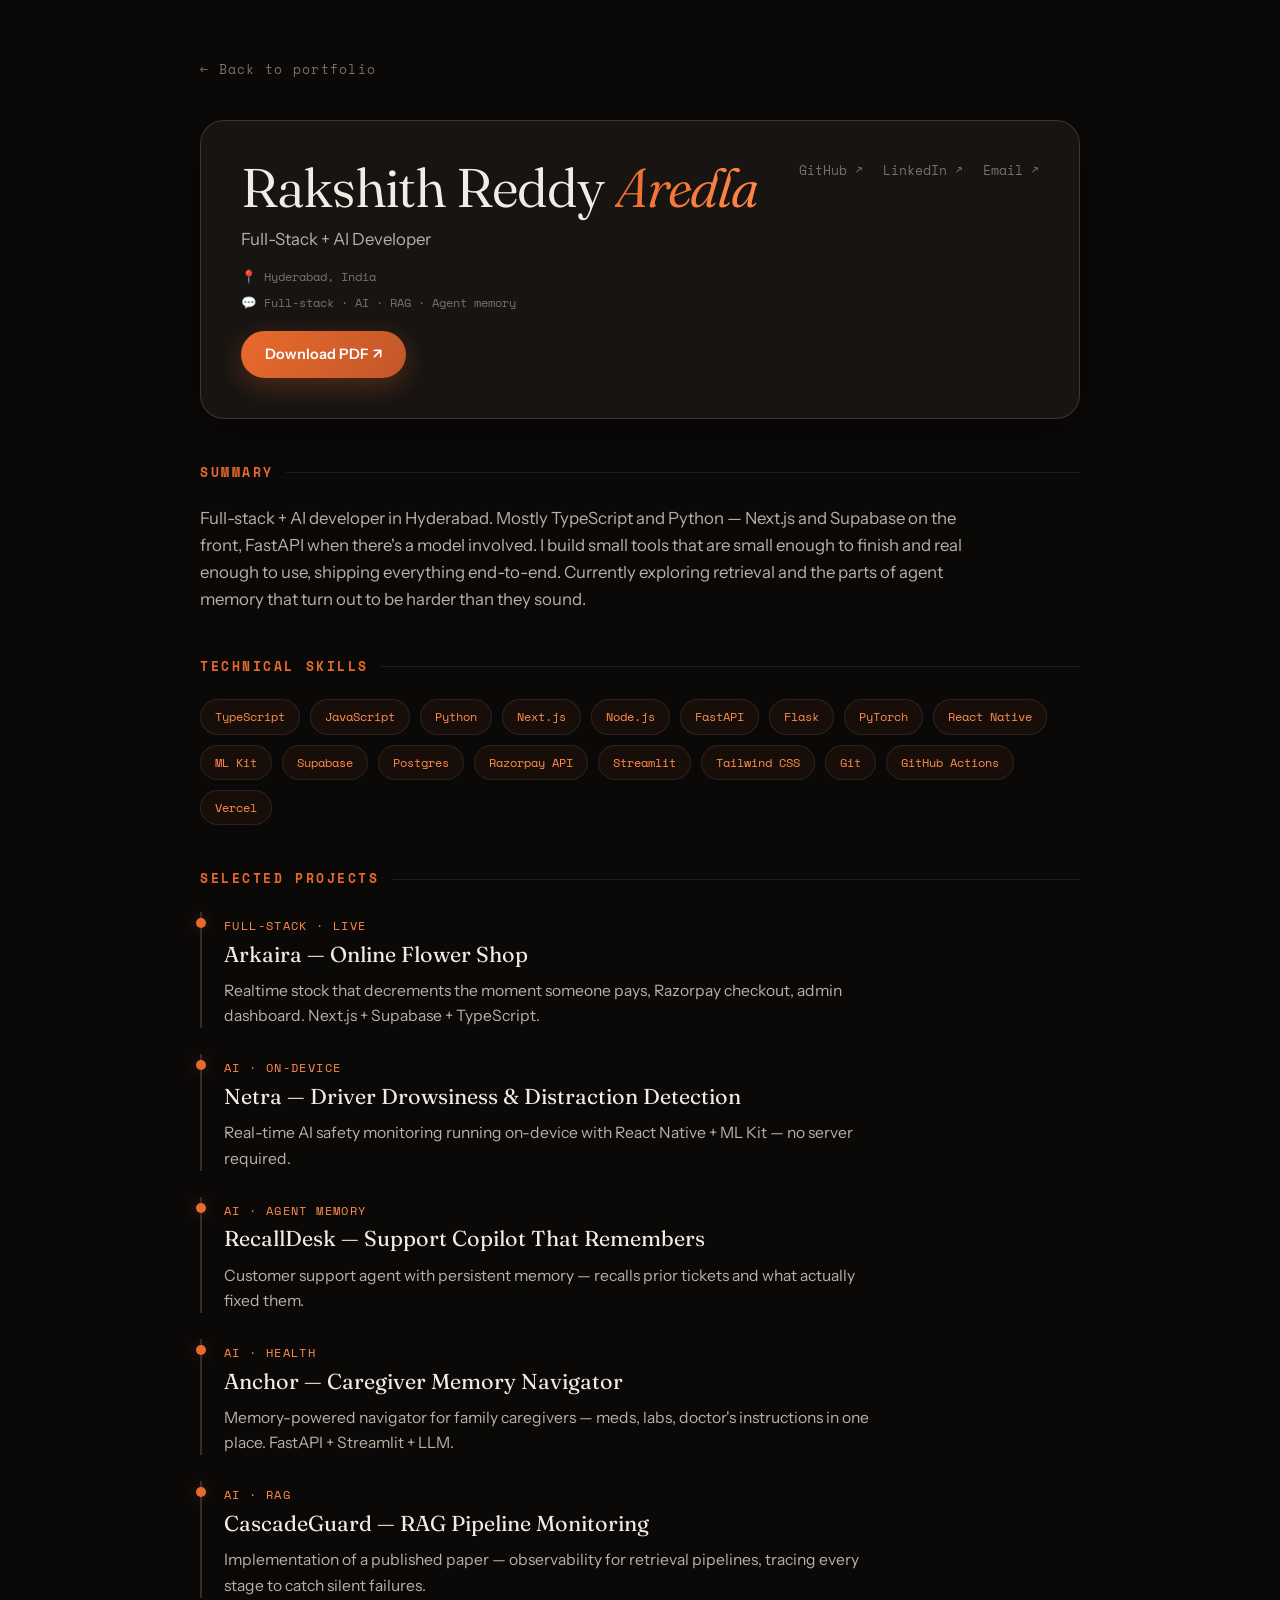
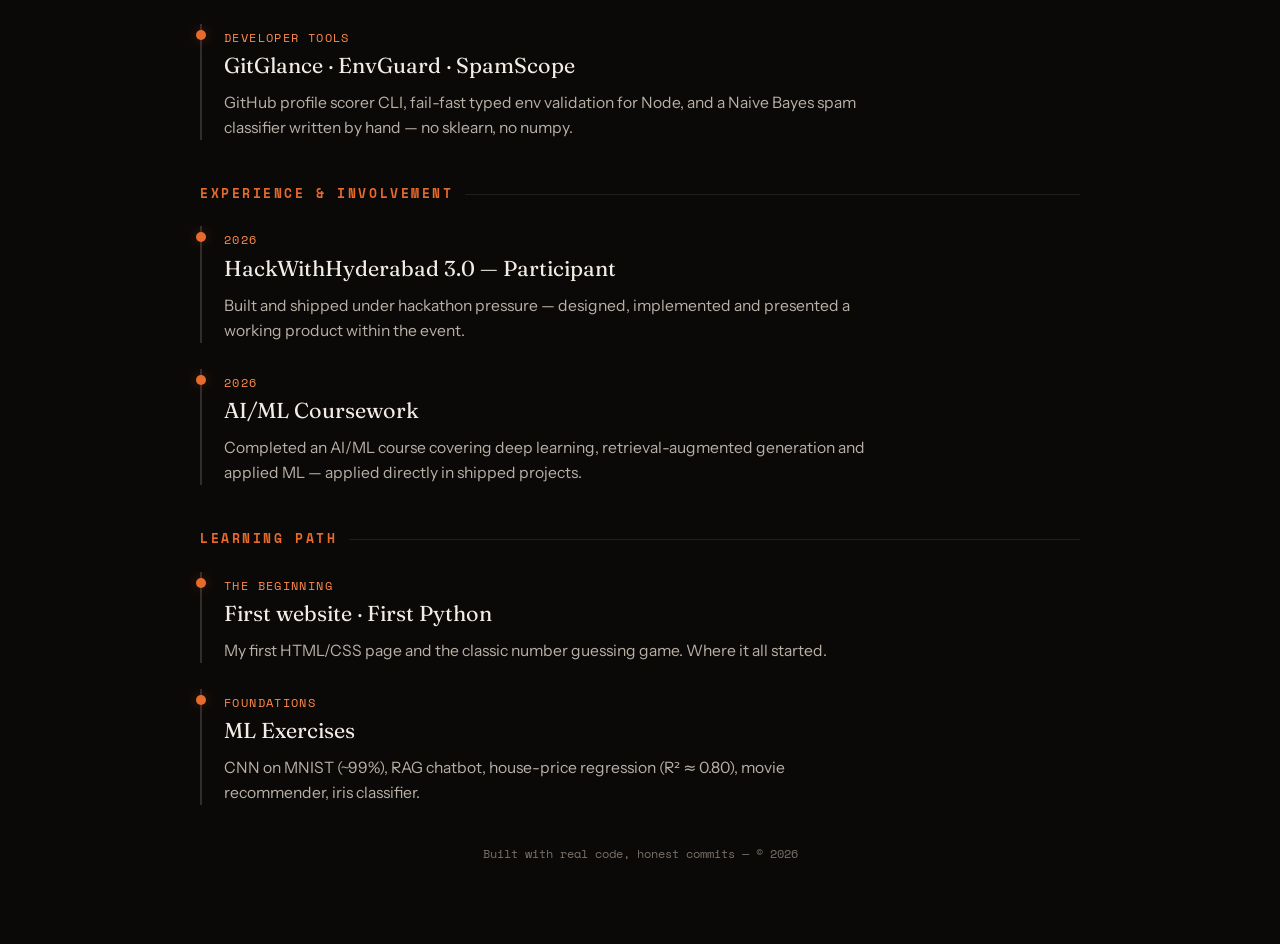
<file: resume.html>
<!DOCTYPE html>
<html lang="en">
<head>
<meta charset="UTF-8">
<meta name="viewport" content="width=device-width, initial-scale=1.0">
<title>Rakshith Reddy Aredla — Resume</title>
<meta name="description" content="Resume of Rakshith Reddy Aredla — Full-Stack + AI Developer.">
<link rel="icon" href="favicon.svg">
<link rel="preconnect" href="https://fonts.googleapis.com">
<link rel="preconnect" href="https://fonts.gstatic.com" crossorigin>
<link href="https://fonts.googleapis.com/css2?family=Fraunces:ital,opsz,wght@0,9..144,300..700;1,9..144,300..700&family=Space+Mono:wght@400;700&family=Instrument+Sans:ital,wght@0,400..700;1,400..700&display=swap" rel="stylesheet">
<style>
  :root {
    --bg: #0B0908; --bg-2: #12100E; --surface: #171412;
    --ink: #F2ECE4; --ink-soft: #B9B0A5; --muted: #7A7167;
    --line: rgba(242,236,228,0.09); --line-strong: rgba(242,236,228,0.16);
    --accent: #E86A2C; --ember: #FF8A4C; --gold: #E8B44A; --glow: rgba(232,106,44,0.28);
    --font-display: "Fraunces", Georgia, serif; --font-body: "Instrument Sans", system-ui, sans-serif; --font-mono: "Space Mono", monospace;
  }
  * { margin: 0; padding: 0; box-sizing: border-box; }
  body { background: var(--bg); color: var(--ink); font-family: var(--font-body); line-height: 1.6; -webkit-font-smoothing: antialiased; }
  a { color: inherit; text-decoration: none; }
  .page { width: min(880px, 92vw); margin: 0 auto; padding: 56px 0 80px; }
  .back { display: inline-block; font-family: var(--font-mono); font-size: 0.8rem; letter-spacing: 0.1em; color: var(--muted); margin-bottom: 40px; transition: color 0.3s; }
  .back:hover { color: var(--accent); }
  .resume-header { border: 1px solid var(--line-strong); border-radius: 24px; padding: 40px; background: var(--surface); box-shadow: 0 12px 40px rgba(0,0,0,0.4); display: flex; justify-content: space-between; gap: 24px; flex-wrap: wrap; align-items: flex-start; }
  .resume-header h1 { font-family: var(--font-display); font-weight: 350; font-size: clamp(2.2rem, 5vw, 3.4rem); line-height: 1; letter-spacing: -0.02em; }
  .resume-header h1 em { font-style: italic; background: linear-gradient(120deg, var(--accent), var(--ember)); -webkit-background-clip: text; background-clip: text; -webkit-text-fill-color: transparent; }
  .resume-header .role { color: var(--ink-soft); margin-top: 10px; font-size: 1.05rem; }
  .resume-header .meta { font-family: var(--font-mono); font-size: 0.78rem; color: var(--muted); margin-top: 14px; display: flex; flex-direction: column; gap: 6px; }
  .download { display: inline-block; margin-top: 18px; font-weight: 600; font-size: 0.9rem; padding: 12px 24px; border-radius: 999px; background: linear-gradient(120deg, var(--accent), #C2572A); color: #fff; box-shadow: 0 8px 28px var(--glow); }
  .download:hover { box-shadow: 0 12px 40px var(--glow); }
  .section { margin-top: 44px; }
  .section h2 { font-family: var(--font-mono); font-size: 0.8rem; letter-spacing: 0.2em; text-transform: uppercase; color: var(--accent); display: flex; align-items: center; gap: 12px; margin-bottom: 22px; }
  .section h2::after { content: ""; flex: 1; height: 1px; background: var(--line); }
  .summary { color: var(--ink-soft); font-size: 1.05rem; max-width: 70ch; }
  .skills { display: flex; flex-wrap: wrap; gap: 10px; }
  .skill { font-family: var(--font-mono); font-size: 0.76rem; color: var(--ember); border: 1px solid var(--line); background: rgba(232,106,44,0.06); padding: 7px 14px; border-radius: 999px; }
  .entry { border-left: 2px solid var(--line-strong); padding-left: 22px; margin-bottom: 26px; position: relative; }
  .entry::before { content: ""; position: absolute; left: -6px; top: 6px; width: 10px; height: 10px; border-radius: 50%; background: var(--accent); box-shadow: 0 0 12px var(--glow); }
  .entry h3 { font-family: var(--font-display); font-size: 1.35rem; font-weight: 400; }
  .entry .when { font-family: var(--font-mono); font-size: 0.72rem; color: var(--ember); letter-spacing: 0.12em; text-transform: uppercase; }
  .entry p { color: var(--ink-soft); font-size: 0.98rem; margin-top: 6px; max-width: 65ch; }
  .entry ul { margin-top: 8px; padding-left: 18px; color: var(--ink-soft); font-size: 0.95rem; }
  .entry li { margin-bottom: 4px; }
  .links { display: flex; gap: 20px; flex-wrap: wrap; font-family: var(--font-mono); font-size: 0.8rem; color: var(--muted); }
  .links a:hover { color: var(--accent); }
  @media print {
    body { background: #fff; color: #000; }
    .back, .download { display: none; }
    .resume-header { border: 1px solid #ddd; box-shadow: none; background: #fff; }
    .skill { color: #C2572A; border-color: #ddd; background: #fafafa; }
    .entry::before { background: #C2572A; box-shadow: none; }
    .section h2 { color: #C2572A; }
  }
</style>
</head>
<body>
<div class="page">
  <a href="index.html" class="back">← Back to portfolio</a>

  <div class="resume-header">
    <div>
      <h1>Rakshith Reddy <em>Aredla</em></h1>
      <p class="role">Full-Stack + AI Developer</p>
      <div class="meta">
        <span>📍 Hyderabad, India</span>
        <span>💬 Full-stack · AI · RAG · Agent memory</span>
      </div>
      <a class="download" href="Rakshith-Reddy-Aredla-Resume.pdf" target="_blank" rel="noopener">Download PDF ↗</a>
    </div>
    <div class="links">
      <a href="https://github.com/rakshithreddy-aredla" target="_blank" rel="noopener">GitHub ↗</a>
      <a href="https://www.linkedin.com/in/aredla-rakshith/" target="_blank" rel="noopener">LinkedIn ↗</a>
      <a href="mailto:rakshithreddy.aredla@gmail.com">Email ↗</a>
    </div>
  </div>

  <div class="section">
    <h2>Summary</h2>
    <p class="summary">Full-stack + AI developer in Hyderabad. Mostly TypeScript and Python — Next.js and Supabase on the front, FastAPI when there's a model involved. I build small tools that are small enough to finish and real enough to use, shipping everything end-to-end. Currently exploring retrieval and the parts of agent memory that turn out to be harder than they sound.</p>
  </div>

  <div class="section">
    <h2>Technical Skills</h2>
    <div class="skills">
      <span class="skill">TypeScript</span><span class="skill">JavaScript</span><span class="skill">Python</span>
      <span class="skill">Next.js</span><span class="skill">Node.js</span><span class="skill">FastAPI</span>
      <span class="skill">Flask</span><span class="skill">PyTorch</span><span class="skill">React Native</span>
      <span class="skill">ML Kit</span><span class="skill">Supabase</span><span class="skill">Postgres</span>
      <span class="skill">Razorpay API</span><span class="skill">Streamlit</span><span class="skill">Tailwind CSS</span>
      <span class="skill">Git</span><span class="skill">GitHub Actions</span><span class="skill">Vercel</span>
    </div>
  </div>

  <div class="section">
    <h2>Selected Projects</h2>
    <div class="entry">
      <span class="when">Full-stack · Live</span>
      <h3>Arkaira — Online Flower Shop</h3>
      <p>Realtime stock that decrements the moment someone pays, Razorpay checkout, admin dashboard. Next.js + Supabase + TypeScript.</p>
    </div>
    <div class="entry">
      <span class="when">AI · On-device</span>
      <h3>Netra — Driver Drowsiness & Distraction Detection</h3>
      <p>Real-time AI safety monitoring running on-device with React Native + ML Kit — no server required.</p>
    </div>
    <div class="entry">
      <span class="when">AI · Agent memory</span>
      <h3>RecallDesk — Support Copilot That Remembers</h3>
      <p>Customer support agent with persistent memory — recalls prior tickets and what actually fixed them.</p>
    </div>
    <div class="entry">
      <span class="when">AI · Health</span>
      <h3>Anchor — Caregiver Memory Navigator</h3>
      <p>Memory-powered navigator for family caregivers — meds, labs, doctor's instructions in one place. FastAPI + Streamlit + LLM.</p>
    </div>
    <div class="entry">
      <span class="when">AI · RAG</span>
      <h3>CascadeGuard — RAG Pipeline Monitoring</h3>
      <p>Implementation of a published paper — observability for retrieval pipelines, tracing every stage to catch silent failures.</p>
    </div>
    <div class="entry">
      <span class="when">Developer tools</span>
      <h3>GitGlance · EnvGuard · SpamScope</h3>
      <p>GitHub profile scorer CLI, fail-fast typed env validation for Node, and a Naive Bayes spam classifier written by hand — no sklearn, no numpy.</p>
    </div>
  </div>

  <div class="section">
    <h2>Experience & Involvement</h2>
    <div class="entry">
      <span class="when">2026</span>
      <h3>HackWithHyderabad 3.0 — Participant</h3>
      <p>Built and shipped under hackathon pressure — designed, implemented and presented a working product within the event.</p>
    </div>
    <div class="entry">
      <span class="when">2026</span>
      <h3>AI/ML Coursework</h3>
      <p>Completed an AI/ML course covering deep learning, retrieval-augmented generation and applied ML — applied directly in shipped projects.</p>
    </div>
  </div>

  <div class="section">
    <h2>Learning Path</h2>
    <div class="entry">
      <span class="when">The beginning</span>
      <h3>First website · First Python</h3>
      <p>My first HTML/CSS page and the classic number guessing game. Where it all started.</p>
    </div>
    <div class="entry">
      <span class="when">Foundations</span>
      <h3>ML Exercises</h3>
      <p>CNN on MNIST (~99%), RAG chatbot, house-price regression (R² ≈ 0.80), movie recommender, iris classifier.</p>
    </div>
  </div>

  <p style="margin-top:40px;text-align:center;font-family:var(--font-mono);font-size:0.72rem;color:var(--muted);">Built with real code, honest commits — © <span id="year">2026</span></p>
</div>
<script>document.getElementById("year").textContent = String(new Date().getFullYear());</script>
</body>
</html>
</file>
